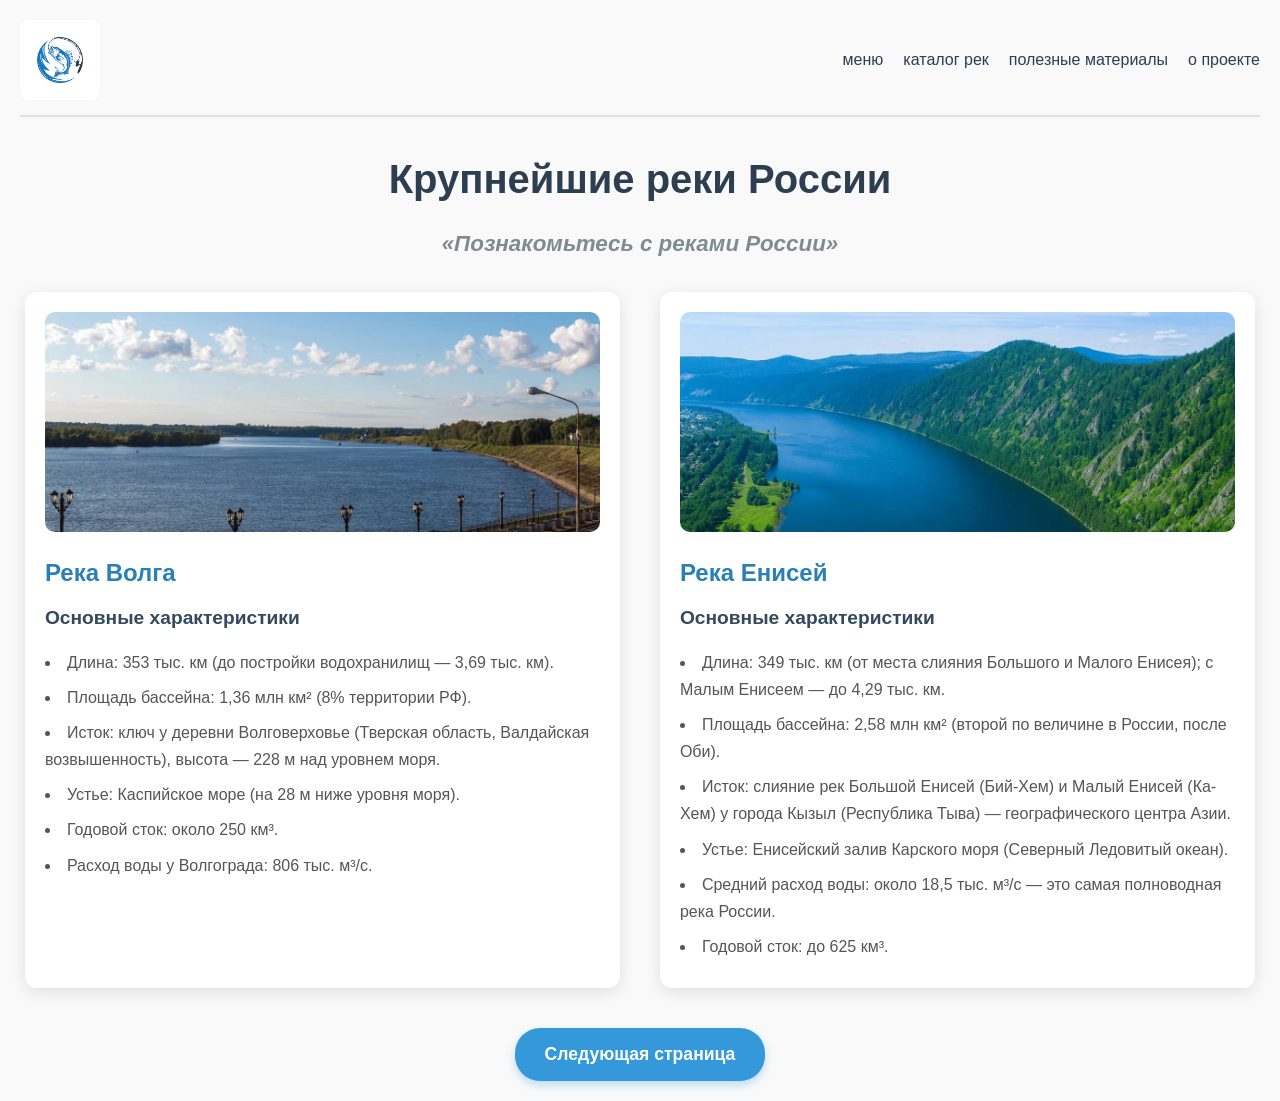
<file: index.html>
<!DOCTYPE html>
<html lang="ru">
<head>
  <meta charset="UTF-8">
  <title>Крупнейшие реки России</title>
  <link rel="stylesheet" href="style.css">
  <script src="2script.js"></script>

</head>
<body>

  <header class="header">
    <img src="logo.jpg" alt="Логотип" class="logo">
    <nav class="nav">
      <a href="#">меню</a>
      <a href="#">каталог рек</a>
      <a href="#">полезные материалы</a>
      <a href="#">о проекте</a>
    </nav>
  </header>

  <!-- Заголовок -->
  <h1>Крупнейшие реки России</h1>

  <!-- Подзаголовок -->
  <h2>«Познакомьтесь с реками России»</h2>

  <!-- Контейнер для двух колонок с реками -->
  <div class="rivers-container">

    <!-- Колонка "Река Волга" -->
    <div class="river-card">
      <img src="Волга.webp" alt="Река Волга">
      <h3>Река Волга</h3>
      <h4>Основные характеристики</h4>
      <ul>
        <li>Длина: 353 тыс. км (до постройки водохранилищ — 3,69 тыс. км).</li>
        <li>Площадь бассейна: 1,36 млн км² (8% территории РФ).</li>
        <li>Исток: ключ у деревни Волговерховье (Тверская область, Валдайская возвышенность), высота — 228 м над уровнем моря.</li>
        <li>Устье: Каспийское море (на 28 м ниже уровня моря).</li>
        <li>Годовой сток: около 250 км³.</li>
        <li>Расход воды у Волгограда: 806 тыс. м³/с.</li>
      </ul>
    </div>

    <!-- Колонка "Река Енисей" -->
    <div class="river-card">
      <img src="ЕНИСЕЙ.webp" alt="Река Енисей">
      <h3>Река Енисей</h3>
      <h4>Основные характеристики</h4>
      <ul>
        <li>Длина: 349 тыс. км (от места слияния Большого и Малого Енисея); с Малым Енисеем — до 4,29 тыс. км.</li>
        <li>Площадь бассейна: 2,58 млн км² (второй по величине в России, после Оби).</li>
        <li>Исток: слияние рек Большой Енисей (Бий-Хем) и Малый Енисей (Ка-Хем) у города Кызыл (Республика Тыва) — географического центра Азии.</li>
        <li>Устье: Енисейский залив Карского моря (Северный Ледовитый океан).</li>
        <li>Средний расход воды: около 18,5 тыс. м³/с — это самая полноводная река России.</li>
        <li>Годовой сток: до 625 км³.</li>
      </ul>
    </div>
  </div>
 <!-- Кнопка "Следующая страница" -->
  <div class="button-container">
    <a href="about.html" class="next-page-btn">Следующая страница</a>
  </div>

</body>
</html>
</file>
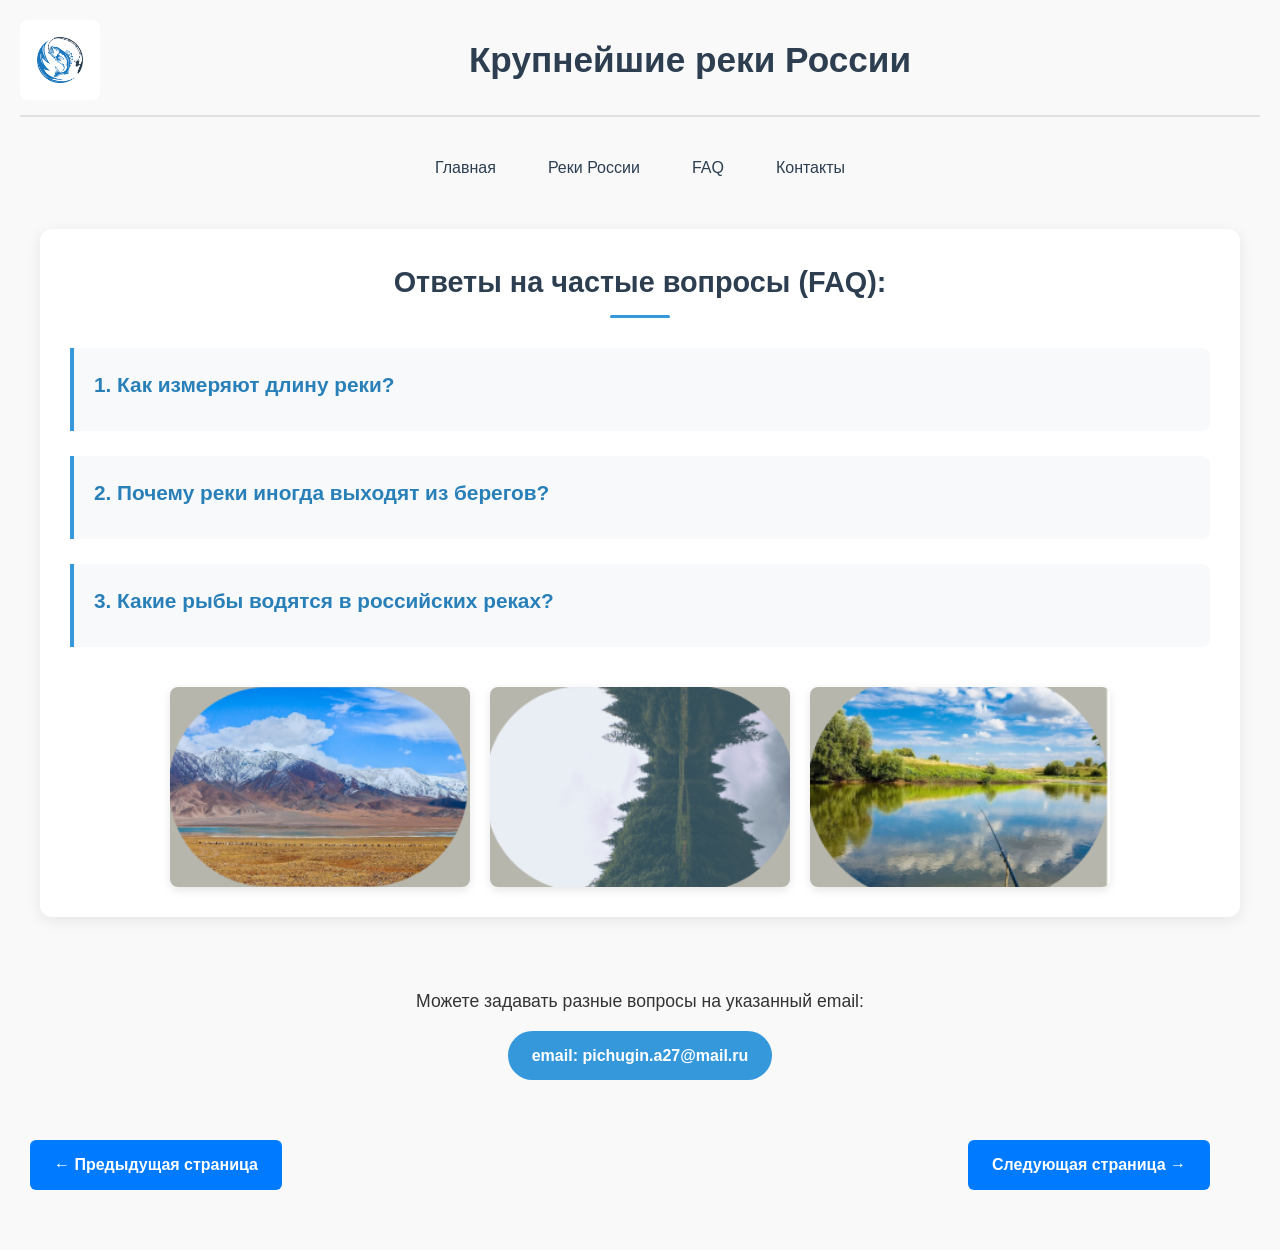
<file: about.html>
<!DOCTYPE html>
<html lang="ru">
<head>
  <meta charset="UTF-8">
  <title>Крупнейшие реки России</title>
  <link rel="stylesheet" type="text/css" href="2style.css">
</head>
<body>

  <!-- Шапка с логотипом и заголовком -->
  <header class="header">
    <img src="logo.jpg" alt="Логотип" class="logo">
    <h1 class="main-title">Крупнейшие реки России</h1>
  </header>

  <!-- Меню -->
  <nav class="nav">
    <a href="#">Главная</a>
    <a href="#">Реки России</a>
    <a href="#">FAQ</a>
    <a href="#">Контакты</a>
  </nav>

  <!-- Раздел FAQ -->
  <section class="faq-section">
    <h2 class="faq-title">Ответы на частые вопросы (FAQ):</h2>

    <!-- Вопросы -->
    <div class="faq-container">
      <div class="faq-item">
        <h3>1. Как измеряют длину реки?</h3>
        <p>От истока до устья — строго по руслу, с учётом всех изгибов. Чаще всего используют спутниковые данные и ГИС‑программы, также применяют GPS‑трекинг и лазерное сканирование.</p>
      </div>
      <div class="faq-item">
        <h3>2. Почему реки иногда выходят из берегов?</h3>
        <p>Из‑за резкого роста объёма воды: сильных дождей, таяния снега, ледяных заторов, штормового ветра в устьях, прорыва плотин или засорения русла.</p>
      </div>
      <div class="faq-item">
        <h3>3. Какие рыбы водятся в российских реках?</h3>
        <p>Щука, окунь, сом, лещ, судак, плотва, стерлядь, осётр, таймень, муксун, нельма и многие другие — зависит от региона и типа водоёма.</p>
      </div>
    </div>

    <!-- Галерея изображений -->
    <div class="images-gallery">
      <img src="image1.png" alt="Горный пейзаж" class="gallery-img">
      <img src="image2.png" alt="Река с отражением" class="gallery-img">
      <img src="image3.png" alt="Речная гладь" class="gallery-img">
    </div>
  </section>

  <!-- Контактная информация -->
  <section class="contact-section">
    <p>Можете задавать разные вопросы на указанный email:</p>
    <a href="mailto:pichugin.a27@mail.ru" class="email-link">email: pichugin.a27@mail.ru</a>
  </section>

  <!-- Навигация между страницами -->
<div class="pagination">
  <a href="index.html" class="prev-btn">← Предыдущая страница</a>
  <a href="contact.html" class="next-btn">Следующая страница →</a>
</div>

  <!-- Подключение скрипта -->
  <script src="3script.js"></script>
</body>
</html>
</file>
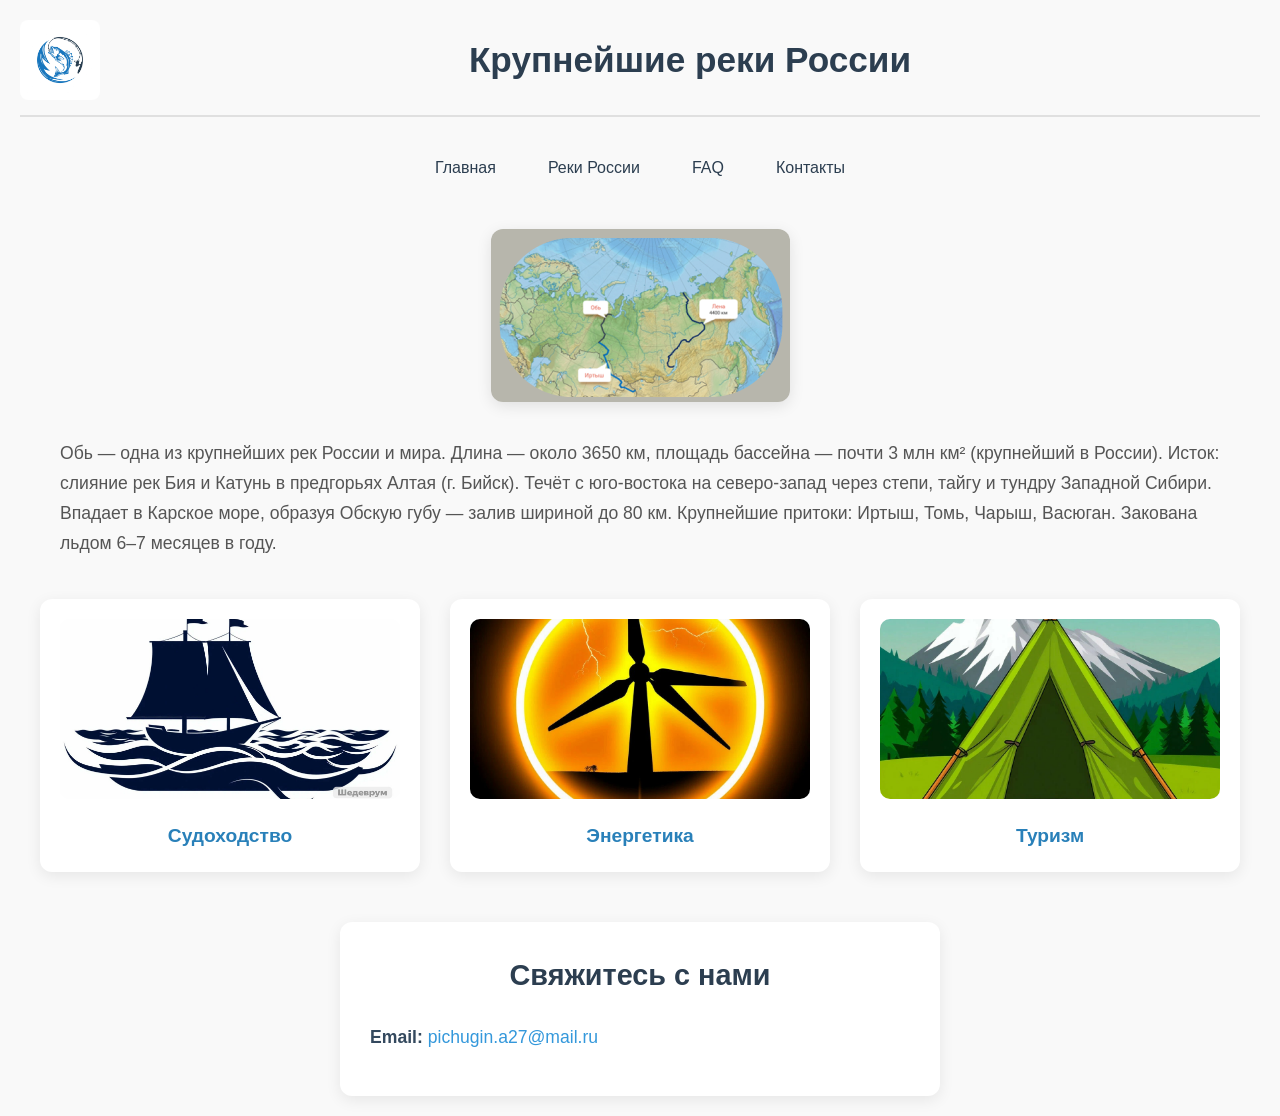
<file: contact.html>
<!DOCTYPE html>
<html lang="ru">
<head>
    <meta charset="UTF-8">
    <title>Крупнейшие реки России — Контакты</title>
    <!-- Подключение внешнего CSS-файла -->
    <link rel="stylesheet" href="3style.css">
    <script src="script.js"></script>
</head>
<body>
    <div class="header">
        <img src="logo.jpg" alt="Логотип" class="logo">
        <h1>Крупнейшие реки России</h1>
    </div>

    <nav>
        <a href="index.html">Главная</a>
        <a href="rivers.html">Реки России</a>
        <a href="faq.html">FAQ</a>
        <a href="contact.html">Контакты</a>
    </nav>

    <div class="main-content">
        <div class="map-container">
            <img src="Карта.png" alt="Карта России с рекой Обь" class="map-image">
        </div>

        <div class="description">
            <p>
                Обь — одна из крупнейших рек России и мира. Длина — около 3650 км, площадь бассейна — почти 3 млн км² (крупнейший в России).
                Исток: слияние рек Бия и Катунь в предгорьях Алтая (г. Бийск). Течёт с юго‑востока на северо‑запад через степи, тайгу и тундру Западной Сибири.
                Впадает в Карское море, образуя Обскую губу — залив шириной до 80 км. Крупнейшие притоки: Иртыш, Томь, Чарыш, Васюган.
                Закована льдом 6–7 месяцев в году.
            </p>
        </div>

        <div class="icons-container">
            <div class="icon-card">
                <img src="корабль.jpeg" alt="Судоходство" class="icon-image">
                <div class="icon-title">Судоходство</div>
            </div>
            <div class="icon-card">
                <img src="энергетик.jpeg" alt="Энергетика" class="icon-image">
                <div class="icon-title">Энергетика</div>
            </div>
            <div class="icon-card">
                <img src="палатка.jpeg" alt="Туризм" class="icon-image">
                <div class="icon-title">Туризм</div>
            </div>
        </div>

        <!-- Блок контактов -->
        <section class="contact-section">
            <h2>Свяжитесь с нами</h2>
            <div class="contact-info">
                <p><strong>Email:</strong> <a href="ailto:pichugin.a27@mail.ru">pichugin.a27@mail.ru</a></p>
            </div>
          
        </section>
    </div>
</body>
</html>
</file>
<file: style.css>
* {
  margin: 0;
  padding: 0;
  box-sizing: border-box;
}

body {
  font-family: 'Segoe UI', Tahoma, Geneva, Verdana, sans-serif;
  line-height: 1.6;
  color: #333;
  background-color: #f9f9f9;
  padding: 20px;
}

/* Стили для шапки */
.header {
  display: flex;
  justify-content: space-between;
  align-items: center;
  margin-bottom: 30px;
  padding-bottom: 15px;
  border-bottom: 2px solid #e0e0e0;
}

.logo {
  height: 80px;
  border-radius: 8px;
}

/* Стили для меню */
.nav {
  display: flex;
  gap: 20px;
  align-items: center;
}

.nav a {
  text-decoration: none;
  color: #2c3e50;
  font-weight: 500;
  transition: color 0.3s ease;
}

.nav a:hover {
  color: #3498db;
}

/* Стили для заголовков */
h1 {
  text-align: center;
  margin: 25px 0 15px;
  color: #2c3e50;
  font-size: 2.5rem;
}

h2 {
  text-align: center;
  margin: 10px 0 30px;
  color: #7f8c8d;
  font-style: italic;
  font-size: 1.4rem;
}

/* Контейнер для двух колонок */
.rivers-container {
  display: flex;
  justify-content: space-around;
  gap: 30px;
  margin-top: 20px;
  flex-wrap: wrap;
}

/* Карточка реки */
.river-card {
  width: 48%;
  background: white;
  padding: 20px;
  border-radius: 12px;
  box-shadow: 0 4px 15px rgba(0, 0, 0, 0.1);
  transition: transform 0.3s ease, box-shadow 0.3s ease;
}

.river-card:hover {
  transform: translateY(-5px);
  box-shadow: 0 8px 25px rgba(0, 0, 0, 0.15);
}

.river-card img {
  width: 100%;
  border-radius: 10px;
  margin-bottom: 15px;
  height: 220px;
  object-fit: cover;
}

.river-card h3 {
  color: #2980b9;
  margin-bottom: 10px;
  font-size: 1.5rem;
}

.river-card h4 {
  color: #34495e;
  margin-bottom: 15px;
  font-size: 1.2rem;
}

.river-card ul {
  list-style-position: inside;
  color: #555;
  line-height: 1.7;
}

.river-card li {
  margin-bottom: 8px;
}

/* Кнопка "Следующая страница" */
.button-container {
  text-align: center;
  margin-top: 40px;
}

.next-page-btn {
  display: inline-block;
  padding: 12px 30px;
  background: #3498db;
  color: white !important;
  text-decoration: none;
  border-radius: 25px;
  font-weight: 600;
  font-size: 1.1rem;
  transition: background 0.3s ease, transform 0.2s ease;
  box-shadow: 0 4px 8px rgba(52, 152, 219, 0.3);
}

.next-page-btn:hover {
  background: #2980b9;
  transform: translateY(-2px);
  box-shadow: 0 6px 12px rgba(52, 152, 219, 0.4);
}

/* Адаптивность для мобильных устройств */
@media (max-width: 768px) {
  .header {
    flex-direction: column;
    gap: 15px;
    text-align: center;
  }

  .rivers-container {
    flex-direction: column;
  }

  .river-card {
    width: 100%;
    margin-bottom: 20px;
  }

  h1 {
    font-size: 2rem;
  }

  h2 {
    font-size: 1.2rem;
  }
}
</file>
<file: 2style.css>
* {
  margin: 0;
  padding: 0;
  box-sizing: border-box;
}

body {
  font-family: 'Segoe UI', Tahoma, Geneva, Verdana, sans-serif;
  line-height: 1.6;
  color: #333;
  background-color: #f9f9f9;
  padding: 20px;
}

/* Стили для шапки */
.header {
  display: flex;
  justify-content: space-between;
  align-items: center;
  margin-bottom: 30px;
  padding-bottom: 15px;
  border-bottom: 2px solid #e0e0e0;
}

.logo {
  height: 80px;
  border-radius: 8px;
}

.main-title {
  text-align: center;
  flex-grow: 1;
  margin-left: 20px;
  font-size: 2.2rem;
  color: #2c3e50;
}

/* Стили для меню */
.nav {
  display: flex;
  gap: 20px;
  justify-content: center;
  margin-bottom: 40px;
}

.nav a {
  text-decoration: none;
  color: #2c3e50;
  font-weight: 500;
  transition: color 0.3s ease;
  padding: 8px 16px;
  border-radius: 4px;
}

.nav a:hover {
  color: #3498db;
  background-color: #f8f9fa;
}

/* Стили для раздела FAQ */
.faq-section {
  max-width: 1200px;
  margin: 0 auto 50px;
  background: white;
  padding: 30px;
  border-radius: 12px;
  box-shadow: 0 4px 15px rgba(0, 0, 0, 0.08);
}

.faq-title {
  text-align: center;
  margin-bottom: 30px;
  color: #2c3e50;
  font-size: 1.8rem;
  position: relative;
}

.faq-title::after {
  content: '';
  display: block;
  width: 60px;
  height: 3px;
  background: #3498db;
  margin: 10px auto;
  border-radius: 2px;
}

/* Стили для вопросов в FAQ */
.faq-container {
  display: flex;
  flex-direction: column;
  gap: 25px;
}

.faq-item {
  padding: 20px;
  background: #f8f9fa;
  border-left: 4px solid #3498db;
  border-radius: 0 8px 8px 0;
  transition: all 0.3s ease;
}

.faq-item:hover {
  background: white;
  transform: translateX(5px);
  box-shadow: 0 5px 15px rgba(0, 0, 0, 0.1);
}

.faq-item h3 {
  color: #2980b9;
  margin-bottom: 10px;
  font-size: 1.3rem;
}

.faq-item p {
  color: #555;
  line-height: 1.7;
}

/* Галерея изображений */
.images-gallery {
  display: flex;
  justify-content: center;
  flex-wrap: wrap;
  gap: 20px;
  margin-top: 40px;
}

.gallery-img {
  width: 300px;
  height: 200px;
  object-fit: cover;
  border-radius: 8px;
  box-shadow: 0 3px 10px rgba(0, 0, 0, 0.1);
  transition: transform 0.3s ease;
}

.gallery-img:hover {
  transform: scale(1.05);
}

/* Контактная информация */
.contact-section {
  max-width: 1200px;
  margin: 0 auto 40px;
  text-align: center;
  padding: 20px;
}

.contact-section p {
  margin-bottom: 15px;
  font-size: 1.1rem;
}

.email-link {
  display: inline-block;
  padding: 12px 24px;
  background: #3498db;
  color: white !important;
  text-decoration: none;
  border-radius: 25px;
  font-weight: 600;
  transition: background 0.3s ease;
}

.email-link:hover {
  background: #2980b9;
}

/* Навигация между страницами */
.pagination {
  max-width: 1200px;
  margin: 40px auto 0;
  display: flex;
  justify-content: space-between;
  align-items: center;
}

.prev-btn,
.next-btn {
  display: inline-block;
  padding: 12px 24px;
  background: #ecf0f1;
  color: #2c3e50;
  text-decoration: none;
  border-radius: 25px;
  font-weight: 500;
  transition: all 0.3s ease;
}

.prev-btn:hover,
.next-btn:hover {
  background: #3498db;
  color: white;
}

/* Адаптивность для мобильных устройств */
@media (max-width: 768px) {
  .header {
    flex-direction: column;
    gap: 15px;
  }

  .main-title {
    margin-left: 0;
    font-size: 1.8rem;
  }

  .nav {
    flex-wrap: wrap;
  }

  .images-gallery {
    justify-content: center;
  }

  .gallery-img {
    width: 100%;
    max-width: 300px;
  }

  .pagination {
    flex-direction: column;
    gap: 15px;
  }
}
.pagination {
  text-align: center;
  margin: 40px 0;
}

.prev-btn,
.next-btn {
  display: inline-block;
  padding: 12px 24px;
  margin: 0 10px;
  background-color: #007bff;
  color: white;
  text-decoration: none;
  border-radius: 6px;
  font-weight: bold;
  transition: background-color 0.3s ease;
  text-align: center;
}

.prev-btn:hover,
.next-btn:hover {
  background-color: #0056b3;
}
</file>
<file: 3style.css>
* {
  margin: 0;
  padding: 0;
  box-sizing: border-box;
}

body {
  font-family: 'Segoe UI', Tahoma, Geneva, Verdana, sans-serif;
  line-height: 1.6;
  color: #333;
  background-color: #f9f9f9;
  padding: 20px;
}

/* Стили для шапки */
.header {
  display: flex;
  justify-content: space-between;
  align-items: center;
  margin-bottom: 30px;
  padding-bottom: 15px;
  border-bottom: 2px solid #e0e0e0;
}

.logo {
  height: 80px;
  border-radius: 8px;
}

.header h1 {
  text-align: center;
  flex-grow: 1;
  margin-left: 20px;
  font-size: 2.2rem;
  color: #2c3e50;
}

/* Стили для меню */
nav {
  display: flex;
  gap: 20px;
  justify-content: center;
  margin-bottom: 40px;
}

nav a {
  text-decoration: none;
  color: #2c3e50;
  font-weight: 500;
  transition: color 0.3s ease;
  padding: 8px 16px;
  border-radius: 4px;
}

nav a:hover {
  color: #3498db;
  background-color: #f8f9fa;
}

/* Основной контент */
.main-content {
  max-width: 1200px;
  margin: 0 auto;
}

/* Карта */
.map-container {
  margin: 30px 0;
  text-align: center;
}

.map-image {
  max-width: 100%;
  height: auto;
  border-radius: 12px;
  box-shadow: 0 4px 15px rgba(0, 0, 0, 0.1);
}

/* Описание реки */
.description {
  padding: 0 20px;
  margin-bottom: 40px;
}

.description p {
  line-height: 1.7;
  color: #555;
  font-size: 1.1rem;
}

/* Иконки */
.icons-container {
  display: flex;
  justify-content: space-around;
  flex-wrap: wrap;
  gap: 30px;
  margin-top: 40px;
}

.icon-card {
  flex: 1;
  min-width: 250px;
  text-align: center;
  background: white;
  padding: 20px;
  border-radius: 12px;
  box-shadow: 0 4px 15px rgba(0, 0, 0, 0.08);
  transition: transform 0.3s ease, box-shadow 0.3s ease;
}

.icon-card:hover {
  transform: translateY(-5px);
  box-shadow: 0 8px 25px rgba(0, 0, 0, 0.15);
}

.icon-image {
  width: 100%;
  height: 180px;
  object-fit: cover;
  border-radius: 10px;
  margin-bottom: 15px;
}

.icon-title {
  font-weight: bold;
  color: #2980b9;
  font-size: 1.2rem;
}

/* Блок контактов */
.contact-section {
  max-width: 600px;
  margin: 50px auto 0;
  text-align: center;
  padding: 30px;
  background: white;
  border-radius: 12px;
  box-shadow: 0 4px 15px rgba(0, 0, 0, 0.08);
}

.contact-section h2 {
  margin-bottom: 25px;
  color: #2c3e50;
  font-size: 1.8rem;
}

.contact-info {
  text-align: left;
}

.contact-info p {
  margin-bottom: 15px;
  font-size: 1.1rem;
}

.contact-info strong {
  color: #34495e;
}

.contact-info a {
  color: #3498db;
  text-decoration: none;
  transition: color 0.3s ease;
}

.contact-info a:hover {
  color: #2980b9;
}

/* Адаптивность для мобильных устройств */
@media (max-width: 768px) {
  .header {
    flex-direction: column;
    gap: 15px;
    text-align: center;
  }

  .header h1 {
    margin-left: 0;
    font-size: 1.8rem;
  }

  .icons-container {
    flex-direction: column;
  }

  .icon-card {
    width: 100%;
    margin-bottom: 20px;
  }

  .description {
    padding: 0 10px;
  }
}

/* Стили для анимации появления элементов */
.map-container,
.description,
.icons-container,
.contact-section {
  opacity: 0;
  transform: translateY(30px);
  transition: opacity 0.6s ease, transform 0.6s ease;
}

.map-container.visible,
.description.visible,
.icons-container.visible,
.contact-section.visible {
  opacity: 1;
  transform: translateY(0);
}
</file>
